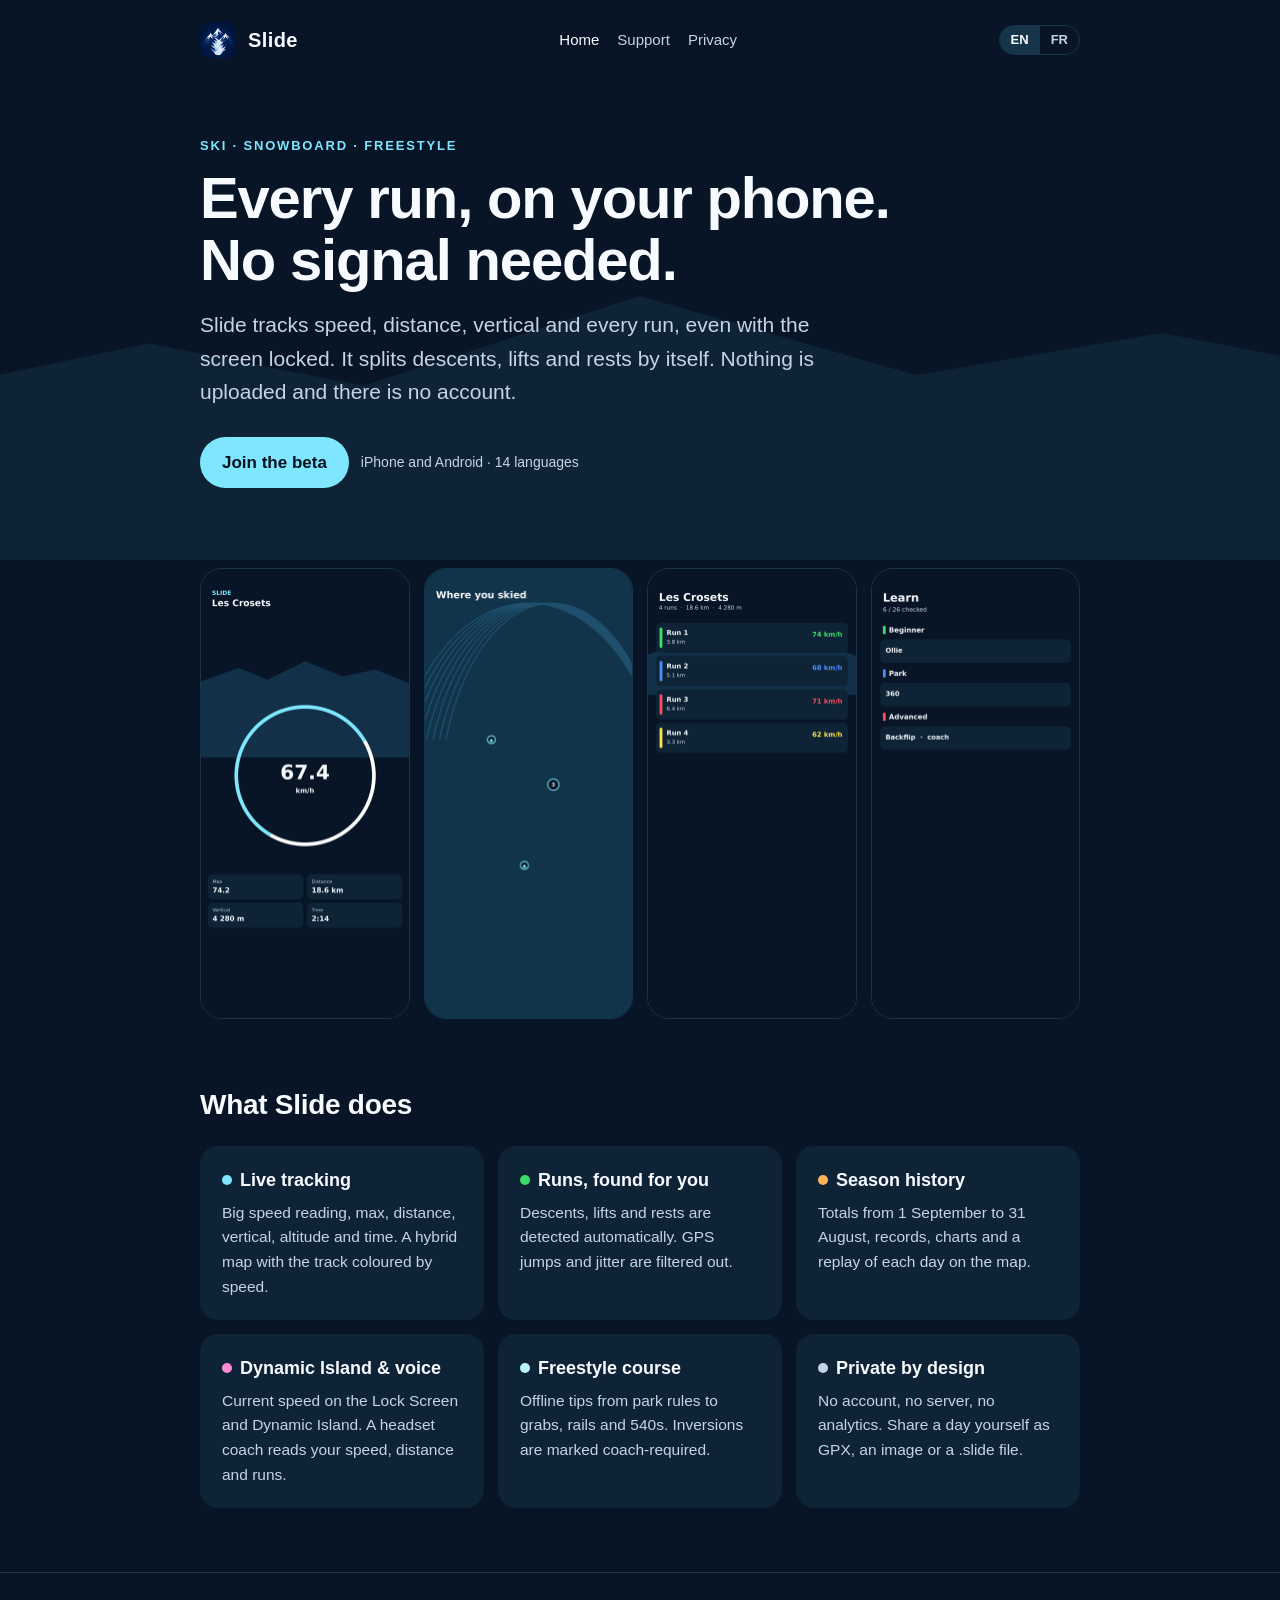
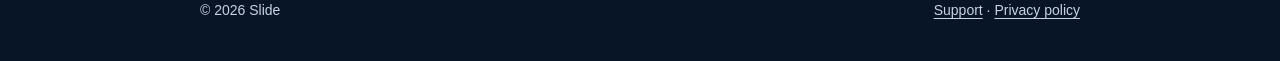
<file: site/index.html>
<!doctype html>
<html lang="en" data-lang="en">
<head>
<meta charset="utf-8">
<meta name="viewport" content="width=device-width, initial-scale=1">
<title data-en="Slide — Offline ski tracker" data-fr="Slide — Suivi de ski hors ligne">Slide — Offline ski tracker</title>
<meta name="description" content="Slide is an offline ski and freestyle tracker for iPhone and Android. Speed, vertical and every run, saved on the phone. No account.">
<meta name="theme-color" content="#071526">
<meta property="og:title" content="Slide — Offline ski tracker">
<meta property="og:description" content="Speed, vertical and every run, saved on the phone. No account and no signal required.">
<meta property="og:image" content="icon.png">
<link rel="icon" type="image/png" href="favicon.png">
<link rel="apple-touch-icon" href="icon.png">
<link rel="stylesheet" href="style.css">
<script src="lang.js"></script>
</head>
<body>
<header class="wrap top">
  <a class="brand" href="./"><img src="icon.png" alt="">Slide</a>
  <nav class="links">
    <a href="./" aria-current="page"><span data-l="en">Home</span><span data-l="fr">Accueil</span></a>
    <a href="support.html">Support</a>
    <a href="privacy.html"><span data-l="en">Privacy</span><span data-l="fr">Confidentialité</span></a>
  </nav>
  <div class="lang" role="group" aria-label="Language"><button data-set="en">EN</button><button data-set="fr">FR</button></div>
</header>

<main>
  <section class="hero">
    <div class="wrap">
      <div class="kicker"><span data-l="en">Ski · Snowboard · Freestyle</span><span data-l="fr">Ski · Snowboard · Freestyle</span></div>
      <h1 data-l="en">Every run, on your phone.<br>No signal needed.</h1>
      <h1 data-l="fr">Chaque descente, dans ton téléphone.<br>Sans réseau.</h1>
      <p class="lead" data-l="en">Slide tracks speed, distance, vertical and every run, even with the screen locked. It splits descents, lifts and rests by itself. Nothing is uploaded and there is no account.</p>
      <p class="lead" data-l="fr">Slide mesure la vitesse, la distance, le dénivelé et chaque descente, même écran verrouillé. Il sépare tout seul les descentes, les remontées et les pauses. Rien n’est envoyé et il n’y a pas de compte.</p>
      <div class="cta">
        <a class="button" href="support.html#beta" data-l="en">Join the beta</a>
        <a class="button" href="support.html#beta" data-l="fr">Rejoindre la bêta</a>
        <span class="note" data-l="en">iPhone and Android · 14 languages</span>
        <span class="note" data-l="fr">iPhone et Android · 14 langues</span>
      </div>
    </div>
  </section>

  <div class="wrap">
    <div class="shots">
      <img src="img/01-live.png" alt="Live speed screen" loading="lazy">
      <img src="img/02-map.png" alt="Map of saved tracks" loading="lazy">
      <img src="img/03-day.png" alt="Day summary" loading="lazy">
      <img src="img/04-learn.png" alt="Freestyle course" loading="lazy">
    </div>

    <h2 data-l="en">What Slide does</h2>
    <h2 data-l="fr">Ce que fait Slide</h2>
    <div class="grid">
      <div class="card">
        <h3><span class="dot" style="background:var(--accent)"></span><span data-l="en">Live tracking</span><span data-l="fr">Suivi en direct</span></h3>
        <p data-l="en">Big speed reading, max, distance, vertical, altitude and time. A hybrid map with the track coloured by speed.</p>
        <p data-l="fr">Grande vitesse à l’écran, max, distance, dénivelé, altitude et durée. Une carte hybride avec la trace colorée par la vitesse.</p>
      </div>
      <div class="card">
        <h3><span class="dot" style="background:var(--green)"></span><span data-l="en">Runs, found for you</span><span data-l="fr">Les descentes, trouvées pour toi</span></h3>
        <p data-l="en">Descents, lifts and rests are detected automatically. GPS jumps and jitter are filtered out.</p>
        <p data-l="fr">Descentes, remontées et pauses sont détectées automatiquement. Les sauts et le bruit du GPS sont filtrés.</p>
      </div>
      <div class="card">
        <h3><span class="dot" style="background:var(--orange)"></span><span data-l="en">Season history</span><span data-l="fr">Historique de saison</span></h3>
        <p data-l="en">Totals from 1 September to 31 August, records, charts and a replay of each day on the map.</p>
        <p data-l="fr">Totaux du 1er septembre au 31 août, records, graphiques et replay de chaque journée sur la carte.</p>
      </div>
      <div class="card">
        <h3><span class="dot" style="background:#ff8ad4"></span><span data-l="en">Dynamic Island & voice</span><span data-l="fr">Dynamic Island et voix</span></h3>
        <p data-l="en">Current speed on the Lock Screen and Dynamic Island. A headset coach reads your speed, distance and runs.</p>
        <p data-l="fr">La vitesse sur l’écran verrouillé et la Dynamic Island. Un coach dans le casque annonce vitesse, distance et descentes.</p>
      </div>
      <div class="card">
        <h3><span class="dot" style="background:var(--ice)"></span><span data-l="en">Freestyle course</span><span data-l="fr">Cours de freestyle</span></h3>
        <p data-l="en">Offline tips from park rules to grabs, rails and 540s. Inversions are marked coach-required.</p>
        <p data-l="fr">Des conseils hors ligne, des règles du park aux grabs, rails et 540. Les figures inversées sont marquées « avec un coach ».</p>
      </div>
      <div class="card">
        <h3><span class="dot" style="background:var(--muted)"></span><span data-l="en">Private by design</span><span data-l="fr">Privé par conception</span></h3>
        <p data-l="en">No account, no server, no analytics. Share a day yourself as GPX, an image or a .slide file.</p>
        <p data-l="fr">Pas de compte, pas de serveur, pas de statistiques d’usage. Tu partages une journée toi-même en GPX, image ou fichier .slide.</p>
      </div>
    </div>
  </div>
</main>

<footer>
  <div class="wrap">
    <span>© 2026 Slide</span>
    <span><a href="support.html">Support</a> · <a href="privacy.html"><span data-l="en">Privacy policy</span><span data-l="fr">Politique de confidentialité</span></a></span>
  </div>
</footer>
</body>
</html>
</file>
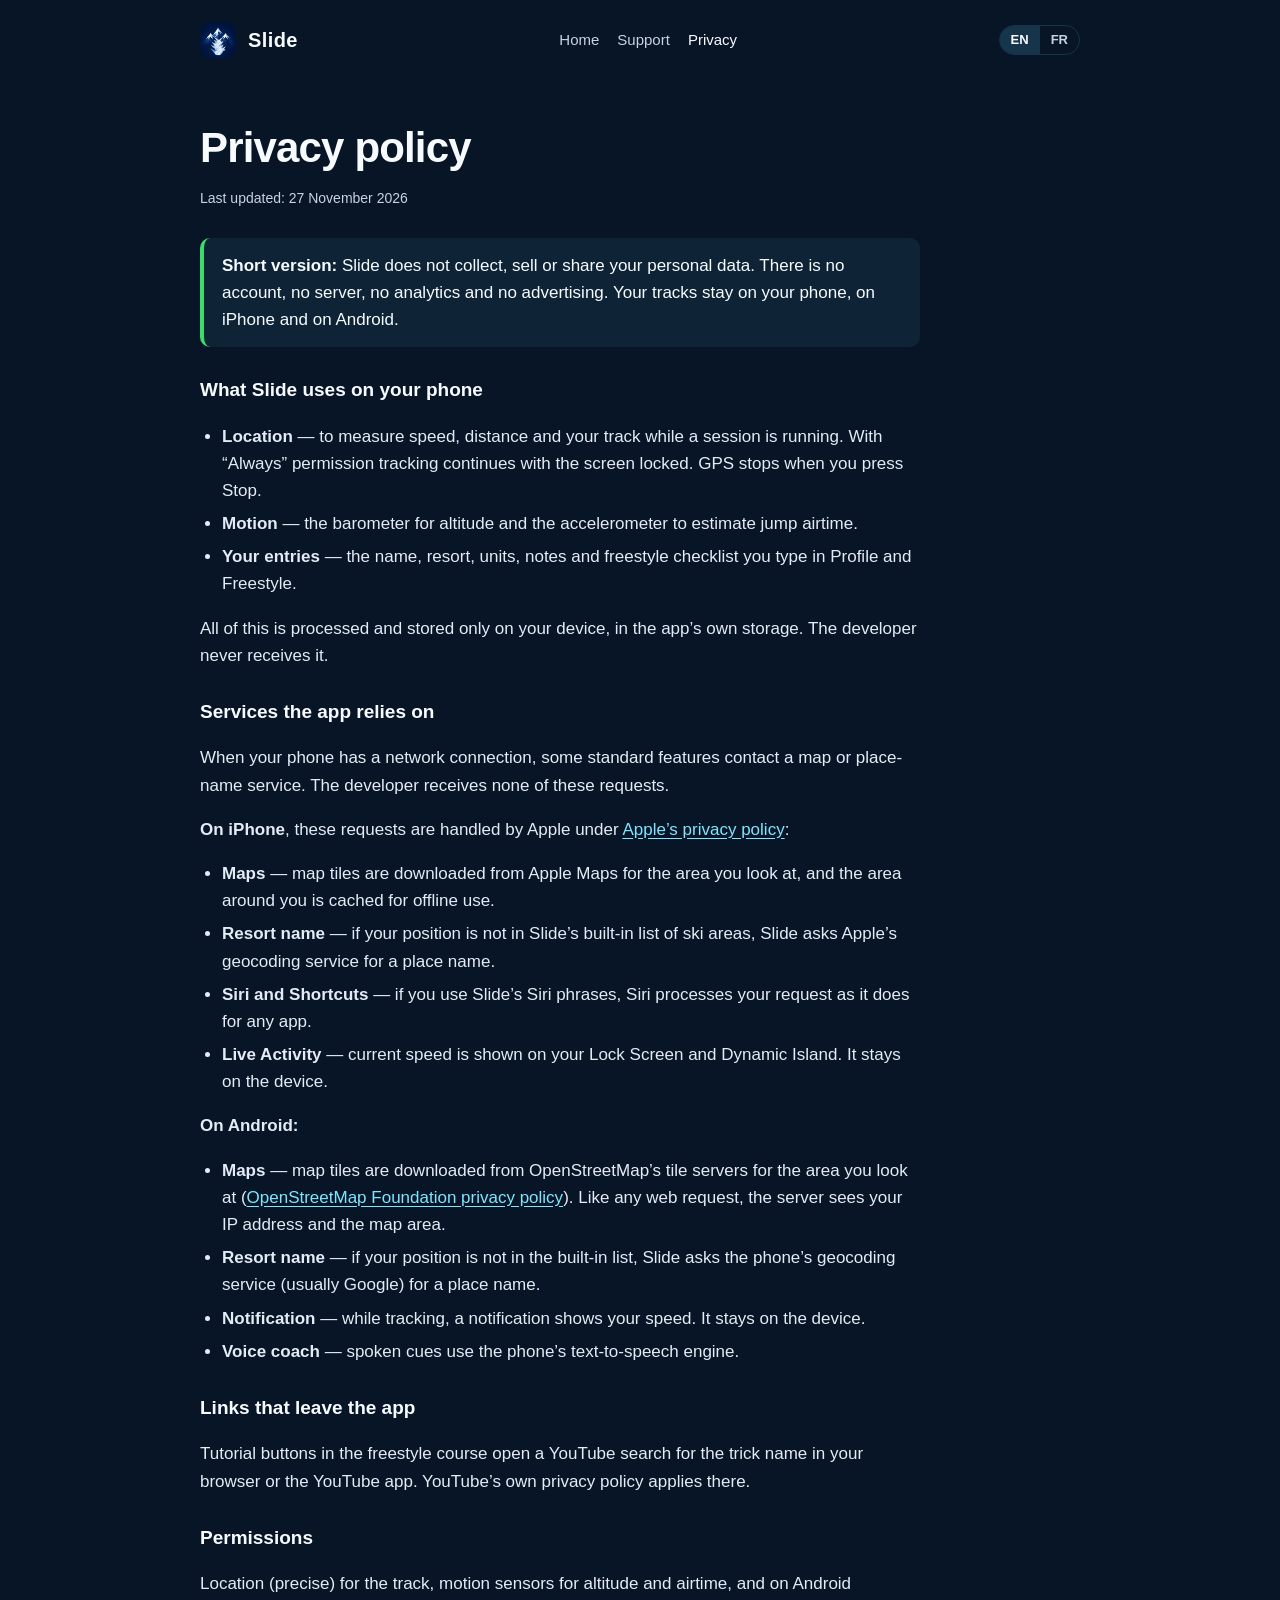
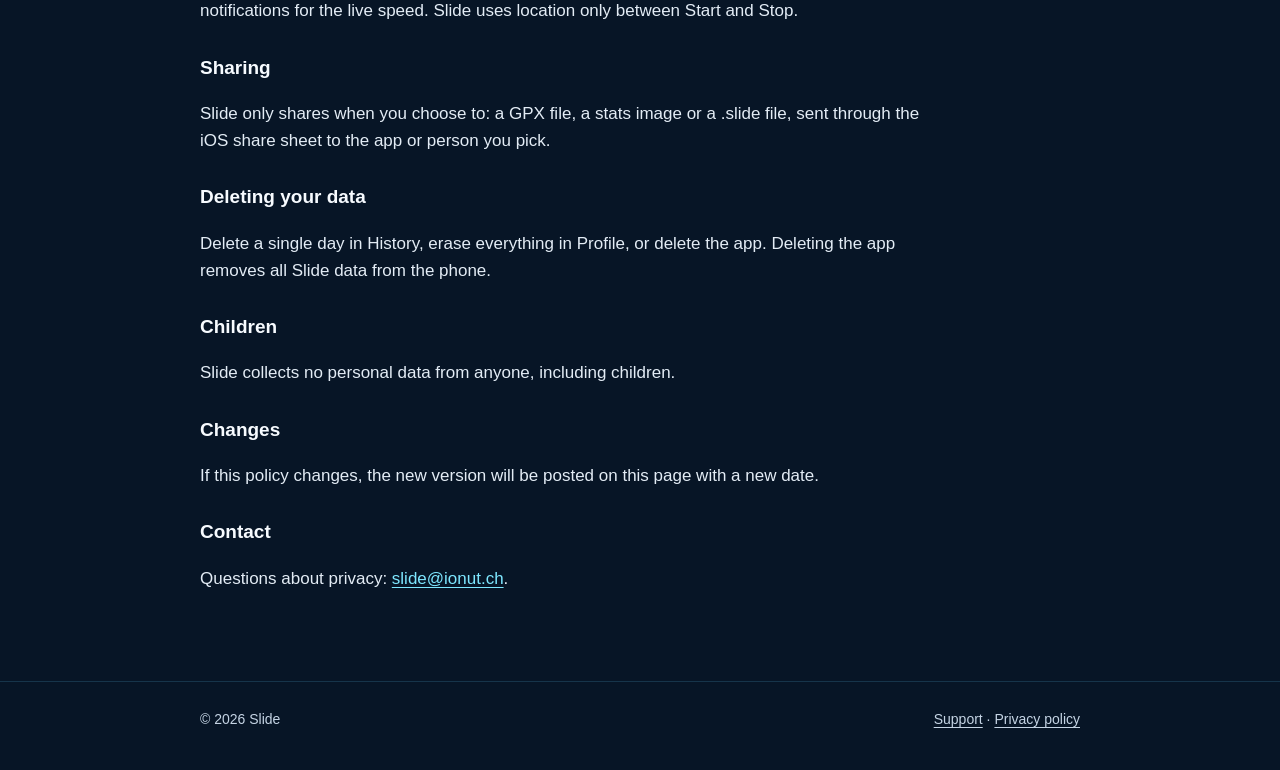
<file: site/privacy.html>
<!doctype html>
<html lang="en" data-lang="en">
<head>
<meta charset="utf-8">
<meta name="viewport" content="width=device-width, initial-scale=1">
<title data-en="Slide — Privacy policy" data-fr="Slide — Politique de confidentialité">Slide — Privacy policy</title>
<meta name="description" content="Slide collects no personal data. Tracks stay on your phone, on iPhone and Android.">
<meta name="theme-color" content="#071526">
<link rel="icon" type="image/png" href="favicon.png">
<link rel="stylesheet" href="style.css">
<script src="lang.js"></script>
</head>
<body>
<header class="wrap top">
  <a class="brand" href="./"><img src="icon.png" alt="">Slide</a>
  <nav class="links">
    <a href="./"><span data-l="en">Home</span><span data-l="fr">Accueil</span></a>
    <a href="support.html">Support</a>
    <a href="privacy.html" aria-current="page"><span data-l="en">Privacy</span><span data-l="fr">Confidentialité</span></a>
  </nav>
  <div class="lang" role="group" aria-label="Language"><button data-set="en">EN</button><button data-set="fr">FR</button></div>
</header>

<main class="wrap">
  <article class="doc" data-l="en">
    <h1>Privacy policy</h1>
    <p class="updated">Last updated: 27 November 2026</p>

    <div class="callout"><strong>Short version:</strong> Slide does not collect, sell or share your personal data. There is no account, no server, no analytics and no advertising. Your tracks stay on your phone, on iPhone and on Android.</div>

    <h3>What Slide uses on your phone</h3>
    <ul>
      <li><strong>Location</strong> — to measure speed, distance and your track while a session is running. With “Always” permission tracking continues with the screen locked. GPS stops when you press Stop.</li>
      <li><strong>Motion</strong> — the barometer for altitude and the accelerometer to estimate jump airtime.</li>
      <li><strong>Your entries</strong> — the name, resort, units, notes and freestyle checklist you type in Profile and Freestyle.</li>
    </ul>
    <p>All of this is processed and stored only on your device, in the app’s own storage. The developer never receives it.</p>

    <h3>Services the app relies on</h3>
    <p>When your phone has a network connection, some standard features contact a map or place-name service. The developer receives none of these requests.</p>
    <p><strong>On iPhone</strong>, these requests are handled by Apple under <a href="https://www.apple.com/legal/privacy/">Apple’s privacy policy</a>:</p>
    <ul>
      <li><strong>Maps</strong> — map tiles are downloaded from Apple Maps for the area you look at, and the area around you is cached for offline use.</li>
      <li><strong>Resort name</strong> — if your position is not in Slide’s built-in list of ski areas, Slide asks Apple’s geocoding service for a place name.</li>
      <li><strong>Siri and Shortcuts</strong> — if you use Slide’s Siri phrases, Siri processes your request as it does for any app.</li>
      <li><strong>Live Activity</strong> — current speed is shown on your Lock Screen and Dynamic Island. It stays on the device.</li>
    </ul>
    <p><strong>On Android:</strong></p>
    <ul>
      <li><strong>Maps</strong> — map tiles are downloaded from OpenStreetMap’s tile servers for the area you look at (<a href="https://osmfoundation.org/wiki/Privacy_Policy">OpenStreetMap Foundation privacy policy</a>). Like any web request, the server sees your IP address and the map area.</li>
      <li><strong>Resort name</strong> — if your position is not in the built-in list, Slide asks the phone’s geocoding service (usually Google) for a place name.</li>
      <li><strong>Notification</strong> — while tracking, a notification shows your speed. It stays on the device.</li>
      <li><strong>Voice coach</strong> — spoken cues use the phone’s text-to-speech engine.</li>
    </ul>

    <h3>Links that leave the app</h3>
    <p>Tutorial buttons in the freestyle course open a YouTube search for the trick name in your browser or the YouTube app. YouTube’s own privacy policy applies there.</p>

    <h3>Permissions</h3>
    <p>Location (precise) for the track, motion sensors for altitude and airtime, and on Android notifications for the live speed. Slide uses location only between Start and Stop.</p>

    <h3>Sharing</h3>
    <p>Slide only shares when you choose to: a GPX file, a stats image or a .slide file, sent through the iOS share sheet to the app or person you pick.</p>

    <h3>Deleting your data</h3>
    <p>Delete a single day in History, erase everything in Profile, or delete the app. Deleting the app removes all Slide data from the phone.</p>

    <h3>Children</h3>
    <p>Slide collects no personal data from anyone, including children.</p>

    <h3>Changes</h3>
    <p>If this policy changes, the new version will be posted on this page with a new date.</p>

    <h3>Contact</h3>
    <p>Questions about privacy: <a href="mailto:slide@ionut.ch">slide@ionut.ch</a>.</p>
  </article>

  <article class="doc" data-l="fr">
    <h1>Politique de confidentialité</h1>
    <p class="updated">Dernière mise à jour : 27 novembre 2026</p>

    <div class="callout"><strong>En bref :</strong> Slide ne collecte, ne vend et ne partage aucune donnée personnelle. Pas de compte, pas de serveur, pas de statistiques d’usage, pas de publicité. Tes traces restent dans ton téléphone, sur iPhone comme sur Android.</div>

    <h3>Ce que Slide utilise sur ton téléphone</h3>
    <ul>
      <li><strong>Position</strong> — pour mesurer la vitesse, la distance et la trace pendant une sortie. Avec l’autorisation « Toujours », le suivi continue écran verrouillé. Le GPS s’arrête quand tu appuies sur Stop.</li>
      <li><strong>Mouvement</strong> — le baromètre pour l’altitude et l’accéléromètre pour estimer l’airtime des sauts.</li>
      <li><strong>Ce que tu saisis</strong> — prénom, station, unités, notes et checklist freestyle.</li>
    </ul>
    <p>Tout est traité et enregistré uniquement sur ton appareil, dans le stockage de l’app. Le développeur ne le reçoit jamais.</p>

    <h3>Services utilisés par l’app</h3>
    <p>Quand le téléphone a du réseau, certaines fonctions standard contactent un service de cartes ou de noms de lieux. Le développeur ne reçoit aucune de ces demandes.</p>
    <p><strong>Sur iPhone</strong>, elles sont traitées par Apple selon sa <a href="https://www.apple.com/fr/legal/privacy/">politique de confidentialité</a> :</p>
    <ul>
      <li><strong>Cartes</strong> — les tuiles sont téléchargées depuis Plans d’Apple pour la zone affichée, et les alentours sont mis en cache pour le hors-ligne.</li>
      <li><strong>Nom de la station</strong> — si ta position n’est pas dans la liste de domaines skiables intégrée, Slide demande un nom de lieu au service de géocodage d’Apple.</li>
      <li><strong>Siri et Raccourcis</strong> — si tu utilises les phrases Siri de Slide, Siri traite la demande comme pour toute app.</li>
      <li><strong>Activité en direct</strong> — la vitesse s’affiche sur l’écran verrouillé et la Dynamic Island. Elle reste dans l’appareil.</li>
    </ul>
    <p><strong>Sur Android :</strong></p>
    <ul>
      <li><strong>Cartes</strong> — les tuiles sont téléchargées depuis les serveurs d’OpenStreetMap pour la zone affichée (<a href="https://osmfoundation.org/wiki/Privacy_Policy">politique de la Fondation OpenStreetMap</a>). Comme pour toute requête web, le serveur voit ton adresse IP et la zone de carte.</li>
      <li><strong>Nom de la station</strong> — si ta position n’est pas dans la liste intégrée, Slide demande un nom de lieu au service de géocodage du téléphone (souvent Google).</li>
      <li><strong>Notification</strong> — pendant le suivi, une notification affiche ta vitesse. Elle reste dans l’appareil.</li>
      <li><strong>Coach vocal</strong> — les annonces utilisent la synthèse vocale du téléphone.</li>
    </ul>

    <h3>Liens qui quittent l’app</h3>
    <p>Les boutons tutoriel du cours freestyle ouvrent une recherche YouTube avec le nom de la figure. La politique de confidentialité de YouTube s’y applique.</p>

    <h3>Partage</h3>
    <p>Slide ne partage que si tu le décides : un GPX, une image de stats ou un fichier .slide, via la feuille de partage d’iOS, vers l’app ou la personne que tu choisis.</p>

    <h3>Effacer tes données</h3>
    <p>Supprime une journée dans Historique, efface tout dans Profil, ou supprime l’app. Supprimer l’app efface toutes les données de Slide du téléphone.</p>

    <h3>Enfants</h3>
    <p>Slide ne collecte aucune donnée personnelle, enfants compris.</p>

    <h3>Modifications</h3>
    <p>Si cette politique change, la nouvelle version sera publiée sur cette page avec une nouvelle date.</p>

    <h3>Contact</h3>
    <p>Pour une question sur la confidentialité : <a href="mailto:slide@ionut.ch">slide@ionut.ch</a>.</p>
  </article>
</main>

<footer>
  <div class="wrap">
    <span>© 2026 Slide</span>
    <span><a href="support.html">Support</a> · <a href="privacy.html"><span data-l="en">Privacy policy</span><span data-l="fr">Politique de confidentialité</span></a></span>
  </div>
</footer>
</body>
</html>
</file>
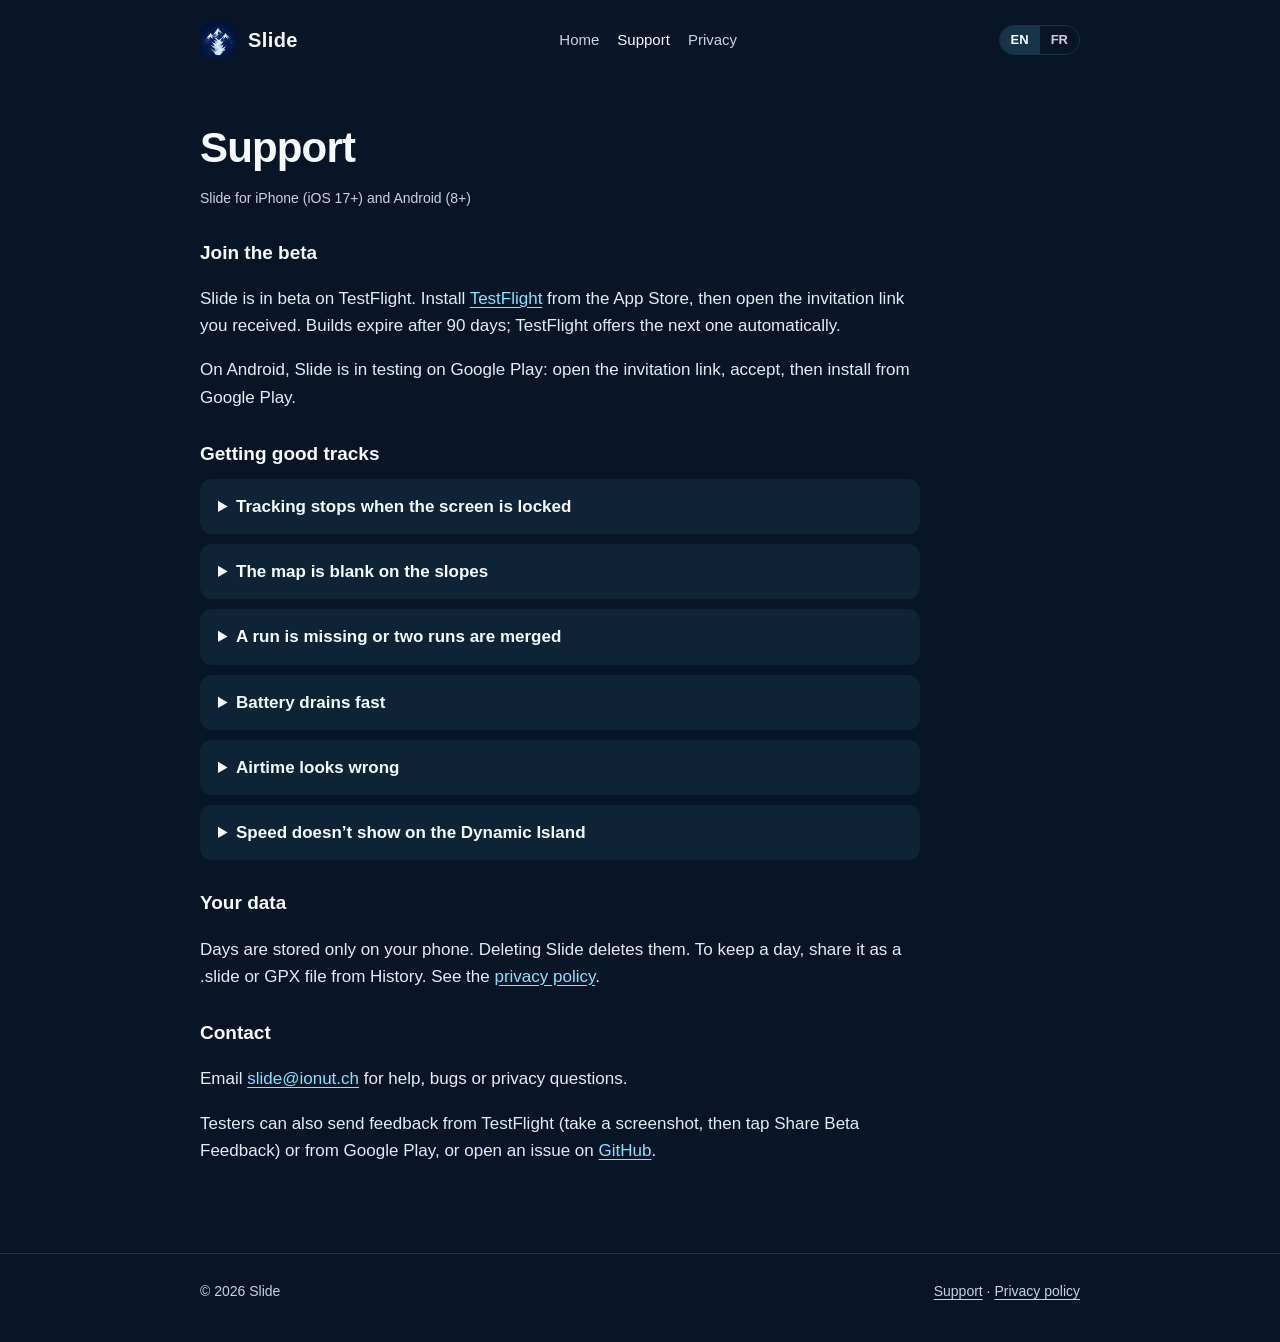
<file: site/support.html>
<!doctype html>
<html lang="en" data-lang="en">
<head>
<meta charset="utf-8">
<meta name="viewport" content="width=device-width, initial-scale=1">
<title data-en="Slide — Support" data-fr="Slide — Support">Slide — Support</title>
<meta name="description" content="Help for Slide, the offline ski tracker: beta, permissions, battery, and contact.">
<meta name="theme-color" content="#071526">
<link rel="icon" type="image/png" href="favicon.png">
<link rel="stylesheet" href="style.css">
<script src="lang.js"></script>
</head>
<body>
<header class="wrap top">
  <a class="brand" href="./"><img src="icon.png" alt="">Slide</a>
  <nav class="links">
    <a href="./"><span data-l="en">Home</span><span data-l="fr">Accueil</span></a>
    <a href="support.html" aria-current="page">Support</a>
    <a href="privacy.html"><span data-l="en">Privacy</span><span data-l="fr">Confidentialité</span></a>
  </nav>
  <div class="lang" role="group" aria-label="Language"><button data-set="en">EN</button><button data-set="fr">FR</button></div>
</header>

<main class="wrap">
  <article class="doc" data-l="en">
    <h1>Support</h1>
    <p class="updated">Slide for iPhone (iOS 17+) and Android (8+)</p>

    <h3 id="beta">Join the beta</h3>
    <p>Slide is in beta on TestFlight. Install <a href="https://apps.apple.com/app/testflight/id899247664">TestFlight</a> from the App Store, then open the invitation link you received. Builds expire after 90 days; TestFlight offers the next one automatically.</p>
    <p>On Android, Slide is in testing on Google Play: open the invitation link, accept, then install from Google Play.</p>

    <h3>Getting good tracks</h3>
    <details><summary>Tracking stops when the screen is locked</summary>
      <p>Open Settings → Privacy &amp; Security → Location Services → Slide and choose <strong>Always</strong>. Slide only uses location while a session is running and stops GPS when you press Stop.</p></details>
    <details><summary>The map is blank on the slopes</summary>
      <p>Map tiles need a network the first time. Open the map once at the resort while you have signal and Slide caches the area. Speed, distance and runs work without any signal.</p></details>
    <details><summary>A run is missing or two runs are merged</summary>
      <p>A run needs at least 8 seconds and 25 m of distance or 8 m of descent. Very short stops at the bottom of a lift can join two runs. Keep the phone in an inside pocket for a steadier GPS signal.</p></details>
    <details><summary>Battery drains fast</summary>
      <p>Precise GPS for a full day uses a lot of battery, and cold makes it worse. Start fully charged, keep the phone in an inside pocket and turn off Low Power Mode during a session (it reduces GPS accuracy).</p></details>
    <details><summary>Airtime looks wrong</summary>
      <p>Airtime is estimated from the accelerometer while the phone moves in your pocket. Treat it as a rough number.</p></details>
    <details><summary>Speed doesn’t show on the Dynamic Island</summary>
      <p>Check Settings → Slide → Live Activities is on. The Live Activity starts when you press Start.</p></details>

    <h3>Your data</h3>
    <p>Days are stored only on your phone. Deleting Slide deletes them. To keep a day, share it as a .slide or GPX file from History. See the <a href="privacy.html">privacy policy</a>.</p>

    <h3 id="contact">Contact</h3>
    <p>Email <a href="mailto:slide@ionut.ch">slide@ionut.ch</a> for help, bugs or privacy questions.</p>
    <p>Testers can also send feedback from TestFlight (take a screenshot, then tap Share Beta Feedback) or from Google Play, or open an issue on <a href="https://github.com/samuel10tecu-tech/slide/issues">GitHub</a>.</p>
  </article>

  <article class="doc" data-l="fr">
    <h1>Support</h1>
    <p class="updated">Slide pour iPhone (iOS 17+) et Android (8+)</p>

    <h3 id="beta-fr">Rejoindre la bêta</h3>
    <p>Slide est en bêta sur TestFlight. Installe <a href="https://apps.apple.com/app/testflight/id899247664">TestFlight</a> depuis l’App Store, puis ouvre le lien d’invitation reçu. Une version expire après 90 jours ; TestFlight propose la suivante automatiquement.</p>
    <p>Sur Android, Slide est en test sur Google Play : ouvre le lien d’invitation, accepte, puis installe depuis Google Play.</p>

    <h3>Pour de bonnes traces</h3>
    <details><summary>Le suivi s’arrête écran verrouillé</summary>
      <p>Réglages → Confidentialité et sécurité → Service de localisation → Slide → <strong>Toujours</strong>. Slide n’utilise la position que pendant une sortie et coupe le GPS quand tu appuies sur Stop.</p></details>
    <details><summary>La carte est vide sur les pistes</summary>
      <p>Les tuiles ont besoin de réseau la première fois. Ouvre la carte une fois à la station avec du réseau et Slide met la zone en cache. Vitesse, distance et descentes marchent sans réseau.</p></details>
    <details><summary>Une descente manque ou deux sont fusionnées</summary>
      <p>Une descente doit durer au moins 8 secondes et faire 25 m de distance ou 8 m de dénivelé. Un arrêt très court au pied d’une remontée peut réunir deux descentes. Garde le téléphone dans une poche intérieure pour un GPS plus stable.</p></details>
    <details><summary>La batterie se vide vite</summary>
      <p>Une journée de GPS précis consomme beaucoup, et le froid aggrave. Pars chargé, téléphone en poche intérieure, mode économie d’énergie désactivé pendant la sortie (il réduit la précision du GPS).</p></details>
    <details><summary>L’airtime semble faux</summary>
      <p>L’airtime est estimé avec l’accéléromètre pendant que le téléphone bouge dans la poche. C’est un ordre de grandeur.</p></details>
    <details><summary>La vitesse n’apparaît pas dans la Dynamic Island</summary>
      <p>Vérifie Réglages → Slide → Activités en direct. L’activité démarre quand tu appuies sur Démarrer.</p></details>

    <h3>Tes données</h3>
    <p>Les journées sont enregistrées uniquement dans ton téléphone. Supprimer Slide les supprime. Pour garder une journée, partage-la en .slide ou GPX depuis Historique. Voir la <a href="privacy.html">politique de confidentialité</a>.</p>

    <h3 id="contact-fr">Contact</h3>
    <p>Écris à <a href="mailto:slide@ionut.ch">slide@ionut.ch</a> pour de l’aide, un bug ou une question de confidentialité.</p>
    <p>Les testeurs peuvent aussi envoyer un retour depuis TestFlight (fais une capture d’écran, puis touche Partager un retour bêta) ou Google Play, ou ouvrir un ticket sur <a href="https://github.com/samuel10tecu-tech/slide/issues">GitHub</a>.</p>
  </article>
</main>

<footer>
  <div class="wrap">
    <span>© 2026 Slide</span>
    <span><a href="support.html">Support</a> · <a href="privacy.html"><span data-l="en">Privacy policy</span><span data-l="fr">Politique de confidentialité</span></a></span>
  </div>
</footer>
</body>
</html>
</file>
<file: site/style.css>
:root {
  --bg: #071526;
  --surface: #0e2436;
  --surface2: #16344a;
  --accent: #7ee7ff;
  --ice: #b9f3ff;
  --text: #f7fbff;
  --muted: #c5d4e4;
  --green: #3ddc6a;
  --orange: #ffb15a;
  --radius: 18px;
  color-scheme: dark;
}

* { box-sizing: border-box; }

html { -webkit-text-size-adjust: 100%; }

body {
  margin: 0;
  background: var(--bg);
  color: var(--text);
  font: 17px/1.6 -apple-system, BlinkMacSystemFont, "SF Pro Text", "Segoe UI", Roboto, Helvetica, Arial, sans-serif;
}

a { color: var(--accent); text-underline-offset: 3px; }
a:hover { color: var(--ice); }

.wrap { max-width: 920px; margin: 0 auto; padding: 0 20px; }

header.top {
  display: flex;
  align-items: center;
  justify-content: space-between;
  gap: 16px;
  padding-top: 22px;
  padding-bottom: 22px;
}

.brand {
  display: flex;
  align-items: center;
  gap: 12px;
  color: var(--text);
  text-decoration: none;
  font-weight: 700;
  font-size: 20px;
  letter-spacing: 0.02em;
}
.brand img { width: 36px; height: 36px; border-radius: 9px; }

nav.links { display: flex; gap: 18px; flex-wrap: wrap; font-size: 15px; }
nav.links a { color: var(--muted); text-decoration: none; }
nav.links a:hover, nav.links a[aria-current="page"] { color: var(--text); }

.lang { display: inline-flex; border: 1px solid var(--surface2); border-radius: 999px; overflow: hidden; }
.lang button {
  background: none;
  border: 0;
  color: var(--muted);
  font: inherit;
  font-size: 13px;
  font-weight: 600;
  padding: 4px 11px;
  cursor: pointer;
}
.lang button[aria-pressed="true"] { background: var(--surface2); color: var(--text); }

/* Language switch: everything marked with a lang other than the chosen one is hidden. */
html[data-lang="en"] [data-l="fr"],
html[data-lang="fr"] [data-l="en"] { display: none !important; }

.hero {
  position: relative;
  padding: 56px 0 72px;
  overflow: hidden;
}
.hero::before {
  content: "";
  position: absolute;
  inset: auto -10% 0 -10%;
  height: 55%;
  background: var(--surface);
  clip-path: polygon(0 40%, 18% 18%, 32% 34%, 50% 0, 68% 30%, 84% 14%, 100% 32%, 100% 100%, 0 100%);
  z-index: 0;
}
.hero > * { position: relative; z-index: 1; }
.hero .kicker {
  color: var(--accent);
  font-weight: 700;
  letter-spacing: 0.14em;
  text-transform: uppercase;
  font-size: 13px;
}
.hero h1 {
  font-size: clamp(34px, 7vw, 58px);
  line-height: 1.08;
  margin: 10px 0 16px;
  letter-spacing: -0.02em;
}
.hero p.lead { font-size: clamp(18px, 2.6vw, 21px); color: var(--muted); max-width: 620px; margin: 0 0 28px; }

.cta { display: flex; gap: 12px; flex-wrap: wrap; align-items: center; }
.button {
  display: inline-block;
  background: var(--accent);
  color: #04121f;
  font-weight: 700;
  padding: 12px 22px;
  border-radius: 999px;
  text-decoration: none;
}
.button:hover { background: var(--ice); color: #04121f; }
.note { color: var(--muted); font-size: 14px; }

.shots {
  display: grid;
  grid-template-columns: repeat(4, minmax(0, 1fr));
  gap: 14px;
  margin: 8px 0 64px;
}
.shots img {
  width: 100%;
  height: auto;
  border-radius: 22px;
  border: 1px solid var(--surface2);
  display: block;
}

h2 { font-size: 28px; letter-spacing: -0.01em; margin: 0 0 18px; }
h3 { font-size: 19px; margin: 28px 0 6px; }

.grid {
  display: grid;
  grid-template-columns: repeat(auto-fit, minmax(240px, 1fr));
  gap: 14px;
  margin-bottom: 64px;
}
.card {
  background: var(--surface);
  border-radius: var(--radius);
  padding: 20px 22px;
}
.card h3 { margin: 0 0 6px; font-size: 18px; }
.card p { margin: 0; color: var(--muted); font-size: 15.5px; }
.card .dot { display: inline-block; width: 10px; height: 10px; border-radius: 50%; margin-right: 8px; vertical-align: 1px; }

.doc { max-width: 720px; padding: 24px 0 72px; }
.doc h1 { font-size: clamp(30px, 6vw, 42px); margin: 10px 0 6px; letter-spacing: -0.02em; }
.doc .updated { color: var(--muted); font-size: 14px; margin: 0 0 28px; }
.doc p, .doc li { color: #e3ecf5; }
.doc ul { padding-left: 22px; }
.doc li { margin: 6px 0; }

.callout {
  background: var(--surface);
  border-left: 4px solid var(--green);
  border-radius: 10px;
  padding: 14px 18px;
  margin: 20px 0;
}

details {
  background: var(--surface);
  border-radius: 12px;
  padding: 14px 18px;
  margin: 10px 0;
}
details summary { cursor: pointer; font-weight: 600; }
details p { margin: 10px 0 0; }

footer {
  border-top: 1px solid var(--surface2);
  padding: 26px 0 40px;
  color: var(--muted);
  font-size: 14px;
}
footer .wrap { display: flex; gap: 18px; flex-wrap: wrap; justify-content: space-between; }
footer a { color: var(--muted); }

@media (max-width: 720px) {
  .shots { grid-template-columns: repeat(2, minmax(0, 1fr)); }
  header.top { flex-wrap: wrap; }
  nav.links { order: 3; width: 100%; }
}
</file>
